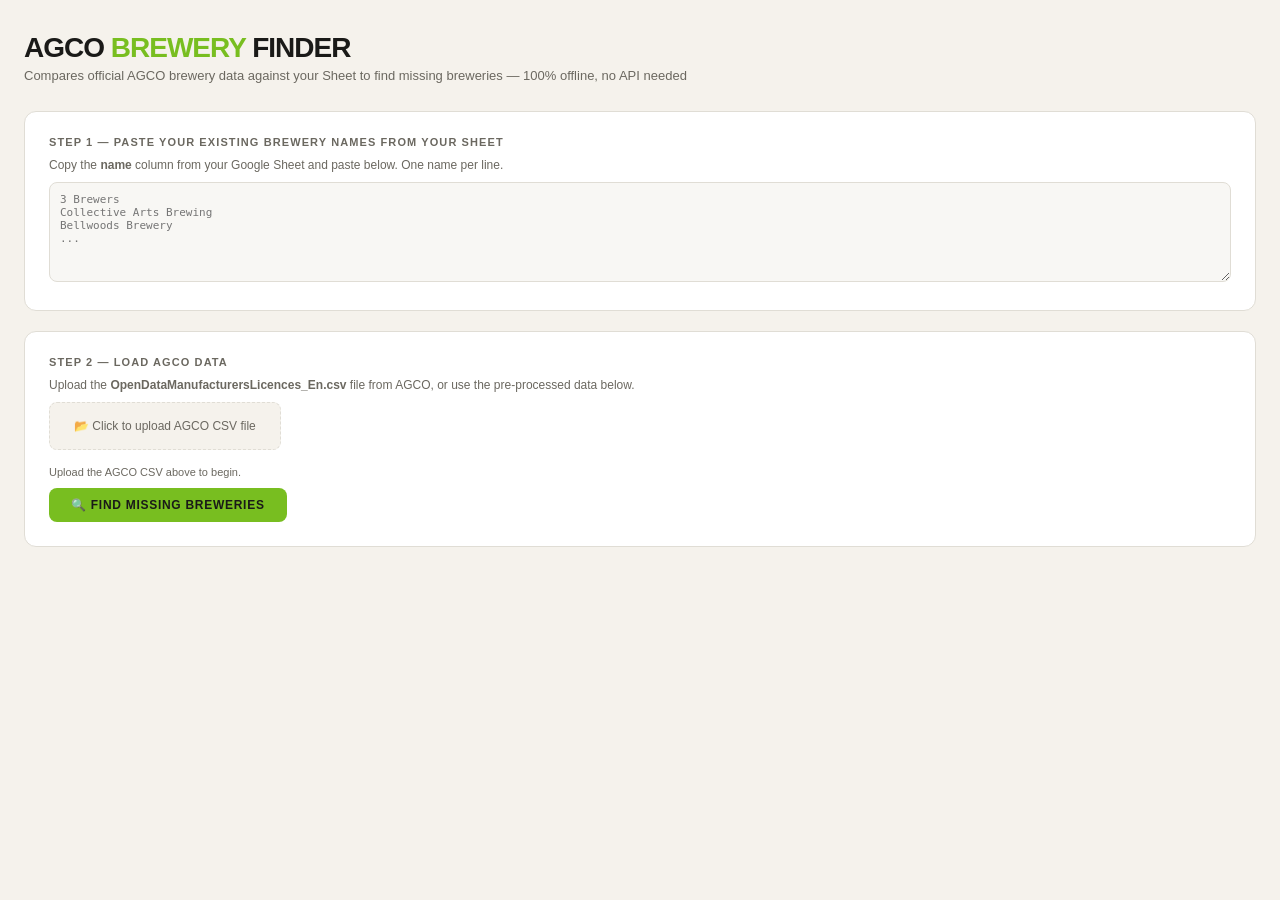
<file: agco-finder.html>
<!DOCTYPE html>
<html lang="en">
<head>
<meta charset="UTF-8">
<meta name="viewport" content="width=device-width, initial-scale=1.0">
<title>AGCO Missing Brewery Finder</title>
<style>
  :root { --gecko:#78BE20; --ink:#1A1A18; --bg:#F5F2EC; --surface:#fff; --muted:#6B6860; --border:#E0DDD5; }
  * { box-sizing:border-box; margin:0; padding:0; }
  body { font-family:'Helvetica Neue',Helvetica,Arial,sans-serif; background:var(--bg); color:var(--ink); padding:32px 24px; }
  h1 { font-size:28px; font-weight:900; text-transform:uppercase; letter-spacing:-1px; margin-bottom:4px; }
  h1 em { color:var(--gecko); font-style:normal; }
  .subtitle { color:var(--muted); font-size:13px; margin-bottom:28px; }
  .card { background:var(--surface); border:1.5px solid var(--border); border-radius:12px; padding:24px; margin-bottom:20px; }
  .card h2 { font-size:11px; font-weight:700; text-transform:uppercase; letter-spacing:0.1em; color:var(--muted); margin-bottom:10px; }
  textarea { width:100%; height:100px; background:#f8f7f4; border:1.5px solid var(--border); border-radius:8px; padding:10px; font-family:monospace; font-size:11px; resize:vertical; outline:none; }
  textarea:focus { border-color:var(--gecko); }
  .btn { display:inline-block; background:var(--gecko); color:var(--ink); border:none; border-radius:8px; padding:10px 22px; font-family:inherit; font-size:12px; font-weight:700; text-transform:uppercase; letter-spacing:0.06em; cursor:pointer; margin-top:10px; }
  .btn:hover { background:#5fa012; color:#fff; }
  .stats { display:flex; gap:12px; flex-wrap:wrap; margin-bottom:20px; }
  .stat { background:var(--surface); border:1.5px solid var(--border); border-radius:10px; padding:14px 18px; flex:1; min-width:120px; text-align:center; }
  .stat-num { font-size:26px; font-weight:900; color:var(--gecko); display:block; }
  .stat-label { font-size:10px; font-weight:700; text-transform:uppercase; letter-spacing:0.08em; color:var(--muted); }
  table { width:100%; border-collapse:collapse; font-size:12px; }
  th { background:var(--ink); color:#fff; font-size:10px; font-weight:700; text-transform:uppercase; letter-spacing:0.08em; padding:9px 12px; text-align:left; }
  td { padding:9px 12px; border-bottom:1px solid var(--border); vertical-align:top; }
  tr:hover td { background:#f8f7f4; }
  .badge { display:inline-block; font-size:9px; font-weight:700; text-transform:uppercase; padding:2px 6px; border-radius:4px; }
  .badge-new { background:#e8f5d0; color:#3a6010; border:1px solid #78BE20; }
  .badge-maybe { background:#fff3cd; color:#856404; border:1px solid #ffc107; }
  .filter-row { display:flex; gap:8px; margin-bottom:14px; flex-wrap:wrap; align-items:center; }
  .filter-row input { padding:7px 11px; border:1.5px solid var(--border); border-radius:7px; font-size:12px; outline:none; flex:1; min-width:180px; }
  .filter-row input:focus { border-color:var(--gecko); }
  .export-area { width:100%; height:180px; background:#1a1a18; color:#78BE20; border:none; border-radius:8px; padding:12px; font-family:monospace; font-size:10px; resize:vertical; }
  .copy-btn { background:var(--ink); color:#fff; border:none; border-radius:7px; padding:7px 14px; font-size:11px; font-weight:700; text-transform:uppercase; cursor:pointer; }
  #results { display:none; }
  .file-label { display:inline-block; background:var(--bg); border:1.5px dashed var(--border); border-radius:8px; padding:16px 24px; cursor:pointer; font-size:12px; color:var(--muted); text-align:center; margin-bottom:10px; transition:border-color 0.15s; }
  .file-label:hover { border-color:var(--gecko); color:var(--gecko); }
  #fileInput { display:none; }
</style>
</head>
<body>

<h1>AGCO <em>Brewery</em> Finder</h1>
<p class="subtitle">Compares official AGCO brewery data against your Sheet to find missing breweries — 100% offline, no API needed</p>

<div class="card">
  <h2>Step 1 — Paste your existing brewery names from your Sheet</h2>
  <p style="font-size:12px;color:var(--muted);margin-bottom:10px">Copy the <strong>name</strong> column from your Google Sheet and paste below. One name per line.</p>
  <textarea id="existingNames" placeholder="3 Brewers&#10;Collective Arts Brewing&#10;Bellwoods Brewery&#10;..."></textarea>
</div>

<div class="card">
  <h2>Step 2 — Load AGCO Data</h2>
  <p style="font-size:12px;color:var(--muted);margin-bottom:10px">Upload the <strong>OpenDataManufacturersLicences_En.csv</strong> file from AGCO, or use the pre-processed data below.</p>
  <label class="file-label" for="fileInput">📂 Click to upload AGCO CSV file</label>
  <input type="file" id="fileInput" accept=".csv" onchange="loadCSV(this)">
  <div id="fileStatus" style="font-size:11px;color:var(--muted);margin-top:6px"></div>
  <button class="btn" onclick="runComparison()" id="compareBtn">🔍 Find Missing Breweries</button>
</div>

<div id="results">
  <div class="stats">
    <div class="stat"><span class="stat-num" id="statAgco">0</span><span class="stat-label">Active in AGCO</span></div>
    <div class="stat"><span class="stat-num" id="statMatched">0</span><span class="stat-label">Already in Sheet</span></div>
    <div class="stat"><span class="stat-num" id="statMissing">0</span><span class="stat-label">Potentially Missing</span></div>
  </div>

  <div class="card">
    <h2>Missing Breweries</h2>
    <p style="font-size:12px;color:var(--muted);margin-bottom:14px">
      <span class="badge badge-new">New</span> = not in your Sheet &nbsp;
      <span class="badge badge-maybe">Similar</span> = may exist under a different name — verify before adding
    </p>
    <div class="filter-row">
      <input type="text" id="tableSearch" placeholder="Filter by name or city…" oninput="filterTable()">
      <label style="font-size:12px;color:var(--muted)"><input type="checkbox" id="hideMatches" onchange="filterTable()"> Hide similar matches</label>
      <label style="font-size:12px;color:var(--muted)"><input type="checkbox" id="showAll" onchange="filterTable()"> Show all (including matched)</label>
    </div>
    <div style="overflow-x:auto">
      <table>
        <thead>
          <tr>
            <th><input type="checkbox" id="checkAll" onchange="toggleAll(this)"></th>
            <th>Brewery Name</th>
            <th>City</th>
            <th>Address</th>
            <th>Postal</th>
            <th>Status</th>
          </tr>
        </thead>
        <tbody id="resultsBody"></tbody>
      </table>
    </div>
    <div style="margin-top:16px">
      <div style="display:flex;justify-content:space-between;align-items:center;margin-bottom:8px">
        <span style="font-size:11px;font-weight:700;text-transform:uppercase;letter-spacing:0.08em;color:var(--muted)">CSV Export — paste into your Sheet</span>
        <button class="copy-btn" onclick="copyCSV()">Copy CSV</button>
      </div>
      <textarea class="export-area" id="csvOutput" readonly placeholder="Select rows above then click Export Selected…"></textarea>
      <button class="btn" onclick="exportSelected()" style="margin-top:8px">Export Selected →</button>
    </div>
  </div>
</div>

<script>
let agcoData = [];
let allResults = [];
let existingNames = [];

function normalise(str) {
  return str.toLowerCase()
    .replace(/brewery|brewing|brewhouse|brewpub|brasserie|craft beer|beer co|beer company|&|and|co\.|co|inc\.|inc|ltd\.|ltd|the|'s/gi, '')
    .replace(/[^a-z0-9]/g, '')
    .trim();
}

function bestMatch(name, existingList) {
  const n = normalise(name);
  let best = 0;
  for (const ex of existingList) {
    const e = normalise(ex);
    if (n === e) return 1;
    if (n.length > 3 && e.length > 3 && (n.includes(e) || e.includes(n))) return 0.85;
    // Jaccard similarity on trigrams
    const trig = s => new Set([...Array(Math.max(0,s.length-2))].map((_,i)=>s.slice(i,i+3)));
    const tn = trig(n), te = trig(e);
    if (tn.size && te.size) {
      const inter = [...tn].filter(t=>te.has(t)).length;
      const union = new Set([...tn,...te]).size;
      const j = inter/union;
      if (j > best) best = j;
    }
  }
  return best;
}

function loadCSV(input) {
  const file = input.files[0];
  if (!file) return;
  const reader = new FileReader();
  reader.onload = e => {
    const text = e.target.result;
    parseAGCO(text);
    document.getElementById('fileStatus').textContent = `✓ Loaded: ${file.name} (${agcoData.length} active breweries found)`;
  };
  reader.readAsText(file, 'utf-8');
}

function parseAGCO(text) {
  const lines = text.replace(/^\uFEFF/, '').split('\n');
  const headers = parseCSVLine(lines[0]);
  agcoData = [];
  for (let i = 1; i < lines.length; i++) {
    if (!lines[i].trim()) continue;
    const vals = parseCSVLine(lines[i]);
    const row = {};
    headers.forEach((h, idx) => row[h.trim()] = (vals[idx] || '').trim());
    if (row['Licence Type'] === "Manufacturer's Licence - Brewery" && row['Licence Status'] === 'Active') {
      const name = (row['Premises Name'] || row['Legal Entity Name'] || '').replace(/"/g,'').trim();
      agcoData.push({
        name: toTitleCase(name),
        address: toTitleCase(row['Street Address'] || ''),
        city: toTitleCase(row['City'] || ''),
        postal: row['Postal Code'] || '',
        province: 'ON',
        licenceNum: row['Licence Number'] || ''
      });
    }
  }
}

function parseCSVLine(line) {
  const result = [];
  let cur = '', inQuotes = false;
  for (let i = 0; i < line.length; i++) {
    if (line[i] === '"') { inQuotes = !inQuotes; }
    else if (line[i] === ',' && !inQuotes) { result.push(cur); cur = ''; }
    else cur += line[i];
  }
  result.push(cur);
  return result;
}

function toTitleCase(str) {
  return str.toLowerCase().replace(/\b\w/g, c => c.toUpperCase());
}

function runComparison() {
  existingNames = document.getElementById('existingNames').value
    .split('\n').map(s => s.trim()).filter(Boolean);

  if (!agcoData.length) {
    alert('Please upload the AGCO CSV file first.');
    return;
  }

  allResults = agcoData.map(b => {
    const score = bestMatch(b.name, existingNames);
    return { ...b, score, matchStatus: score >= 0.85 ? 'matched' : score >= 0.45 ? 'maybe' : 'new' };
  });

  const missing = allResults.filter(b => b.matchStatus !== 'matched');
  const matched = allResults.filter(b => b.matchStatus === 'matched');

  document.getElementById('statAgco').textContent = agcoData.length;
  document.getElementById('statMatched').textContent = matched.length;
  document.getElementById('statMissing').textContent = missing.filter(b => b.matchStatus === 'new').length;
  document.getElementById('results').style.display = 'block';

  filterTable();
}

function filterTable() {
  const q = document.getElementById('tableSearch').value.toLowerCase();
  const hideMatches = document.getElementById('hideMatches').checked;
  const showAll = document.getElementById('showAll').checked;

  let filtered = allResults.filter(b => {
    if (!showAll && b.matchStatus === 'matched') return false;
    if (hideMatches && b.matchStatus === 'maybe') return false;
    if (q && !b.name.toLowerCase().includes(q) && !b.city.toLowerCase().includes(q)) return false;
    return true;
  }).sort((a,b) => {
    const order = {new:0,maybe:1,matched:2};
    return (order[a.matchStatus]||0) - (order[b.matchStatus]||0);
  });

  document.getElementById('resultsBody').innerHTML = filtered.map((b,i) => `
    <tr>
      <td><input type="checkbox" class="row-check" data-name="${b.name.replace(/"/g,'&quot;')}"></td>
      <td><strong>${b.name}</strong></td>
      <td>${b.city}</td>
      <td>${b.address}</td>
      <td style="font-family:monospace;font-size:10px">${b.postal}</td>
      <td><span class="badge badge-${b.matchStatus === 'matched' ? 'maybe' : b.matchStatus}">${b.matchStatus === 'new' ? 'New' : b.matchStatus === 'maybe' ? 'Similar' : 'Matched'}</span></td>
    </tr>
  `).join('');
}

function toggleAll(cb) {
  document.querySelectorAll('.row-check').forEach(c => c.checked = cb.checked);
}

function exportSelected() {
  const checked = [...document.querySelectorAll('.row-check:checked')];
  if (!checked.length) { alert('Select at least one row.'); return; }
  const header = 'name,city,address,postal,province,status';
  const rows = checked.map(cb => {
    const name = cb.dataset.name;
    const b = allResults.find(x => x.name === name) || {};
    return [
      `"${(b.name||'').replace(/"/g,'""')}"`,
      `"${(b.city||'').replace(/"/g,'""')}"`,
      `"${(b.address||'').replace(/"/g,'""')}"`,
      `"${(b.postal||'').replace(/"/g,'""')}"`,
      'ON','active'
    ].join(',');
  });
  document.getElementById('csvOutput').value = [header,...rows].join('\n');
}

function copyCSV() {
  const ta = document.getElementById('csvOutput');
  if (!ta.value) { alert('Export rows first.'); return; }
  navigator.clipboard.writeText(ta.value).then(() => {
    const btn = event.target;
    btn.textContent = 'Copied!';
    setTimeout(() => btn.textContent = 'Copy CSV', 2000);
  });
}

// Pre-load AGCO data from embedded CSV if available
window.onload = () => {
  // Try to auto-load if user already has the file
  document.getElementById('fileStatus').textContent = 'Upload the AGCO CSV above to begin.';
};
</script>
</body>
</html>
</file>
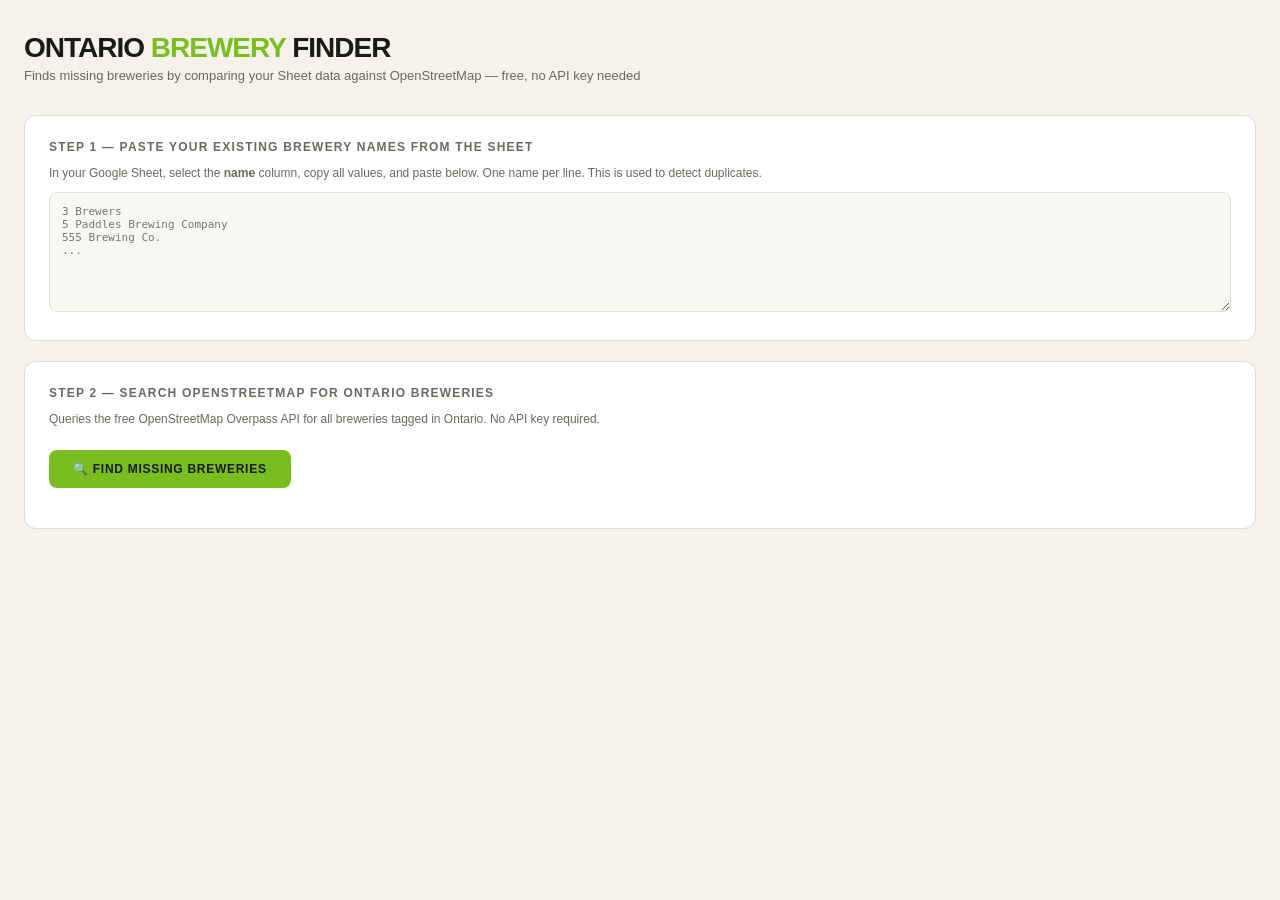
<file: Brewery Finder.html>
<!DOCTYPE html>
<html lang="en">
<head>
<meta charset="UTF-8">
<meta name="viewport" content="width=device-width, initial-scale=1.0">
<title>Ontario Brewery Finder — Missing Breweries Tool</title>
<style>
  :root {
    --gecko: #78BE20;
    --ink: #1A1A18;
    --bg: #F5F2EC;
    --surface: #fff;
    --muted: #6B6860;
    --border: #E0DDD5;
  }
  * { box-sizing: border-box; margin: 0; padding: 0; }
  body {
    font-family: 'Helvetica Neue', Helvetica, Arial, sans-serif;
    background: var(--bg);
    color: var(--ink);
    min-height: 100vh;
    padding: 32px 24px;
  }
  h1 {
    font-size: 28px;
    font-weight: 900;
    text-transform: uppercase;
    letter-spacing: -1px;
    margin-bottom: 4px;
  }
  h1 em { color: var(--gecko); font-style: normal; }
  .subtitle { color: var(--muted); font-size: 13px; margin-bottom: 32px; }
  .card {
    background: var(--surface);
    border: 1.5px solid var(--border);
    border-radius: 12px;
    padding: 24px;
    margin-bottom: 20px;
  }
  .card h2 {
    font-size: 12px;
    font-weight: 700;
    text-transform: uppercase;
    letter-spacing: 0.1em;
    color: var(--muted);
    margin-bottom: 12px;
  }
  textarea {
    width: 100%;
    height: 120px;
    background: #f8f7f4;
    border: 1.5px solid var(--border);
    border-radius: 8px;
    padding: 12px;
    font-family: monospace;
    font-size: 11px;
    resize: vertical;
    outline: none;
  }
  textarea:focus { border-color: var(--gecko); }
  .btn {
    display: inline-block;
    background: var(--gecko);
    color: var(--ink);
    border: none;
    border-radius: 8px;
    padding: 12px 24px;
    font-family: 'Helvetica Neue', Helvetica, Arial, sans-serif;
    font-size: 12px;
    font-weight: 700;
    text-transform: uppercase;
    letter-spacing: 0.06em;
    cursor: pointer;
    margin-top: 12px;
  }
  .btn:hover { background: #5fa012; color: #fff; }
  .btn:disabled { background: #ccc; cursor: not-allowed; }
  .status {
    margin-top: 16px;
    font-size: 12px;
    color: var(--muted);
    font-style: italic;
  }
  .progress {
    height: 4px;
    background: var(--border);
    border-radius: 2px;
    margin-top: 12px;
    overflow: hidden;
    display: none;
  }
  .progress-bar {
    height: 100%;
    background: var(--gecko);
    width: 0%;
    transition: width 0.3s;
    border-radius: 2px;
  }
  .stats {
    display: flex;
    gap: 16px;
    flex-wrap: wrap;
    margin-bottom: 20px;
  }
  .stat {
    background: var(--surface);
    border: 1.5px solid var(--border);
    border-radius: 10px;
    padding: 16px 20px;
    flex: 1;
    min-width: 140px;
    text-align: center;
  }
  .stat-num {
    font-size: 28px;
    font-weight: 900;
    color: var(--gecko);
    display: block;
  }
  .stat-label {
    font-size: 10px;
    font-weight: 700;
    text-transform: uppercase;
    letter-spacing: 0.08em;
    color: var(--muted);
  }
  table {
    width: 100%;
    border-collapse: collapse;
    font-size: 12px;
  }
  th {
    background: var(--ink);
    color: #fff;
    font-size: 10px;
    font-weight: 700;
    text-transform: uppercase;
    letter-spacing: 0.08em;
    padding: 10px 12px;
    text-align: left;
  }
  td {
    padding: 10px 12px;
    border-bottom: 1px solid var(--border);
    vertical-align: top;
  }
  tr:hover td { background: #f8f7f4; }
  .badge {
    display: inline-block;
    font-size: 9px;
    font-weight: 700;
    text-transform: uppercase;
    padding: 2px 6px;
    border-radius: 4px;
    letter-spacing: 0.05em;
  }
  .badge-new { background: #e8f5d0; color: #3a6010; border: 1px solid #78BE20; }
  .badge-maybe { background: #fff3cd; color: #856404; border: 1px solid #ffc107; }
  .export-wrap { margin-top: 16px; }
  .export-area {
    width: 100%;
    height: 200px;
    background: #1a1a18;
    color: #78BE20;
    border: none;
    border-radius: 8px;
    padding: 12px;
    font-family: monospace;
    font-size: 10px;
    resize: vertical;
  }
  .filter-row {
    display: flex;
    gap: 8px;
    margin-bottom: 16px;
    align-items: center;
    flex-wrap: wrap;
  }
  .filter-row input {
    padding: 8px 12px;
    border: 1.5px solid var(--border);
    border-radius: 7px;
    font-size: 12px;
    outline: none;
    flex: 1;
    min-width: 200px;
  }
  .filter-row input:focus { border-color: var(--gecko); }
  .copy-btn {
    background: var(--ink);
    color: #fff;
    border: none;
    border-radius: 7px;
    padding: 8px 16px;
    font-size: 11px;
    font-weight: 700;
    text-transform: uppercase;
    letter-spacing: 0.05em;
    cursor: pointer;
  }
  #results { display: none; }
</style>
</head>
<body>

<h1>Ontario <em>Brewery</em> Finder</h1>
<p class="subtitle">Finds missing breweries by comparing your Sheet data against OpenStreetMap — free, no API key needed</p>

<!-- STEP 1 -->
<div class="card">
  <h2>Step 1 — Paste your existing brewery names from the Sheet</h2>
  <p style="font-size:12px;color:var(--muted);margin-bottom:12px">
    In your Google Sheet, select the <strong>name</strong> column, copy all values, and paste below. One name per line. This is used to detect duplicates.
  </p>
  <textarea id="existingNames" placeholder="3 Brewers&#10;5 Paddles Brewing Company&#10;555 Brewing Co.&#10;..."></textarea>
</div>

<!-- STEP 2 -->
<div class="card">
  <h2>Step 2 — Search OpenStreetMap for Ontario Breweries</h2>
  <p style="font-size:12px;color:var(--muted);margin-bottom:12px">
    Queries the free OpenStreetMap Overpass API for all breweries tagged in Ontario. No API key required.
  </p>
  <button class="btn" id="searchBtn" onclick="runSearch()">🔍 Find Missing Breweries</button>
  <div class="progress" id="progressWrap"><div class="progress-bar" id="progressBar"></div></div>
  <div class="status" id="status"></div>
</div>

<!-- RESULTS -->
<div id="results">
  <div class="stats">
    <div class="stat"><span class="stat-num" id="statFound">0</span><span class="stat-label">Found on OpenStreetMap</span></div>
    <div class="stat"><span class="stat-num" id="statExisting">0</span><span class="stat-label">Already in your Sheet</span></div>
    <div class="stat"><span class="stat-num" id="statMissing">0</span><span class="stat-label">Potentially Missing</span></div>
  </div>

  <div class="card">
    <h2>Missing Breweries — Review & Select</h2>
    <p style="font-size:12px;color:var(--muted);margin-bottom:16px">
      <span class="badge badge-new">New</span> = likely missing &nbsp;
      <span class="badge badge-maybe">Similar</span> = may already exist under a different name — verify before adding
    </p>
    <div class="filter-row">
      <input type="text" id="tableSearch" placeholder="Filter by name or city…" oninput="filterTable()">
      <label style="font-size:12px;color:var(--muted)">
        <input type="checkbox" id="hideMatches" onchange="filterTable()"> Hide similar matches
      </label>
    </div>
    <div style="overflow-x:auto">
      <table id="resultsTable">
        <thead>
          <tr>
            <th><input type="checkbox" id="checkAll" onchange="toggleAll(this)"></th>
            <th>Name</th>
            <th>City</th>
            <th>Address</th>
            <th>Website</th>
            <th>Lat</th>
            <th>Lng</th>
            <th>Status</th>
          </tr>
        </thead>
        <tbody id="resultsBody"></tbody>
      </table>
    </div>

    <div class="export-wrap">
      <div style="display:flex;justify-content:space-between;align-items:center;margin-bottom:8px">
        <span style="font-size:11px;font-weight:700;text-transform:uppercase;letter-spacing:0.08em;color:var(--muted)">CSV Export — paste into your Sheet</span>
        <button class="copy-btn" onclick="copyCSV()">Copy CSV</button>
      </div>
      <textarea class="export-area" id="csvOutput" readonly placeholder="Select rows above and click Export Selected…"></textarea>
      <button class="btn" onclick="exportSelected()" style="margin-top:8px">Export Selected Rows →</button>
    </div>
  </div>
</div>

<script>
let allResults = [];
let existingNames = [];

function normalise(str) {
  return str.toLowerCase()
    .replace(/brewery|brewing|brewhouse|brewpub|craft beer|&|and|co\.|co|inc\.|inc|the|'s/gi, '')
    .replace(/[^a-z0-9]/g, '')
    .trim();
}

function similarity(a, b) {
  const na = normalise(a), nb = normalise(b);
  if (na === nb) return 1;
  if (na.includes(nb) || nb.includes(na)) return 0.85;
  // Simple character overlap
  const setA = new Set(na.split('')), setB = new Set(nb.split(''));
  const inter = [...setA].filter(c => setB.has(c)).length;
  return inter / Math.max(setA.size, setB.size);
}

function matchStatus(name, existing) {
  let best = 0;
  for (const ex of existing) {
    const s = similarity(name, ex);
    if (s > best) best = s;
  }
  if (best >= 0.85) return 'existing';
  if (best >= 0.5)  return 'maybe';
  return 'new';
}

async function runSearch() {
  const btn = document.getElementById('searchBtn');
  const status = document.getElementById('status');
  const progress = document.getElementById('progressWrap');
  const bar = document.getElementById('progressBar');

  existingNames = document.getElementById('existingNames').value
    .split('\n').map(s => s.trim()).filter(Boolean);

  btn.disabled = true;
  progress.style.display = 'block';
  bar.style.width = '10%';
  status.textContent = 'Querying OpenStreetMap Overpass API for Ontario breweries…';

  // Ontario bounding box: SW 41.6,-95.2 NE 56.9,-74.3
  // Using craft=brewery AND amenity=pub with microbrewery tag
  const query = `
[out:json][timeout:60];
(
  nwr["craft"="brewery"](41.6,-95.2,56.9,-74.3);
  nwr["amenity"="pub"]["microbrewery"="yes"](41.6,-95.2,56.9,-74.3);
  nwr["brewery"](41.6,-95.2,56.9,-74.3);
);
out center tags;
`.trim();

  try {
    bar.style.width = '30%';
    const proxyUrl = `https://untappd-proxy.matt-hope001.workers.dev/?type=overpass&q=${encodeURIComponent(query)}`;
    const res = await fetch(proxyUrl);

    bar.style.width = '60%';
    status.textContent = 'Parsing results…';

    const data = await res.json();
    console.log('Worker response:', data);
    console.log('Elements:', data.elements ? data.elements.length : 'NO ELEMENTS KEY');
    bar.style.width = '80%';

    const breweries = data.elements
      .filter(el => el.tags && el.tags.name)
      .map(el => {
        const t = el.tags;
        const lat = el.lat || (el.center && el.center.lat) || '';
        const lng = el.lon || (el.center && el.center.lon) || '';
        const city = t['addr:city'] || t['addr:town'] || t['addr:village'] || '';
        const street = t['addr:street'] || '';
        const housenumber = t['addr:housenumber'] || '';
        const address = [housenumber, street, city].filter(Boolean).join(' ');
        return {
          name: t.name,
          city,
          address,
          website: t.website || t['contact:website'] || '',
          phone: t.phone || t['contact:phone'] || '',
          lat,
          lng,
          status: matchStatus(t.name, existingNames)
        };
      })
      .filter(b => b.status !== 'existing') // only show non-existing
      .sort((a, b) => {
        const order = { new: 0, maybe: 1 };
        return (order[a.status] || 0) - (order[b.status] || 0);
      });

    allResults = breweries;
    bar.style.width = '100%';
    status.textContent = `Done — found ${data.elements.length} total, ${breweries.length} potentially missing.`;

    renderTable(breweries);
    document.getElementById('statFound').textContent = data.elements.length;
    document.getElementById('statExisting').textContent = data.elements.length - breweries.length;
    document.getElementById('statMissing').textContent = breweries.filter(b => b.status === 'new').length;
    document.getElementById('results').style.display = 'block';

  } catch(e) {
    status.textContent = 'Error: ' + e.message + ' — try again in a moment (Overpass rate limits occasionally)';
    bar.style.width = '0%';
  }

  btn.disabled = false;
}

function renderTable(data) {
  const tbody = document.getElementById('resultsBody');
  tbody.innerHTML = data.map((b, i) => `
    <tr data-idx="${i}" class="${b.status === 'maybe' ? 'maybe-row' : ''}">
      <td><input type="checkbox" class="row-check" data-idx="${i}"></td>
      <td><strong>${b.name}</strong></td>
      <td>${b.city}</td>
      <td style="max-width:200px;word-break:break-word">${b.address}</td>
      <td>${b.website ? `<a href="${b.website}" target="_blank" style="color:var(--gecko)">↗ Link</a>` : ''}</td>
      <td style="font-family:monospace;font-size:10px">${b.lat}</td>
      <td style="font-family:monospace;font-size:10px">${b.lng}</td>
      <td><span class="badge badge-${b.status}">${b.status === 'new' ? 'New' : 'Similar'}</span></td>
    </tr>
  `).join('');
}

function filterTable() {
  const q = document.getElementById('tableSearch').value.toLowerCase();
  const hideMatches = document.getElementById('hideMatches').checked;
  const filtered = allResults.filter(b => {
    if (hideMatches && b.status === 'maybe') return false;
    if (q && !b.name.toLowerCase().includes(q) && !b.city.toLowerCase().includes(q)) return false;
    return true;
  });
  renderTable(filtered);
}

function toggleAll(cb) {
  document.querySelectorAll('.row-check').forEach(c => c.checked = cb.checked);
}

function exportSelected() {
  const checked = [...document.querySelectorAll('.row-check:checked')];
  if (!checked.length) { alert('Select at least one row first.'); return; }

  const header = 'name,city,address,website,phone,lat,lng,province,status';
  const rows = checked.map(cb => {
    const idx = parseInt(cb.dataset.idx);
    // Find matching brewery in allResults by searching the table
    const row = cb.closest('tr');
    const cells = row.querySelectorAll('td');
    const name = cells[1].textContent;
    const b = allResults.find(x => x.name === name) || {};
    return [
      `"${(b.name||'').replace(/"/g,'""')}"`,
      `"${(b.city||'').replace(/"/g,'""')}"`,
      `"${(b.address||'').replace(/"/g,'""')}"`,
      `"${(b.website||'').replace(/"/g,'""')}"`,
      `"${(b.phone||'').replace(/"/g,'""')}"`,
      b.lat || '',
      b.lng || '',
      'ON',
      'active'
    ].join(',');
  });

  document.getElementById('csvOutput').value = [header, ...rows].join('\n');
}

function copyCSV() {
  const ta = document.getElementById('csvOutput');
  if (!ta.value) { alert('Export rows first.'); return; }
  navigator.clipboard.writeText(ta.value).then(() => {
    const btn = event.target;
    btn.textContent = 'Copied!';
    setTimeout(() => btn.textContent = 'Copy CSV', 2000);
  });
}
</script>
</body>
</html>
</file>
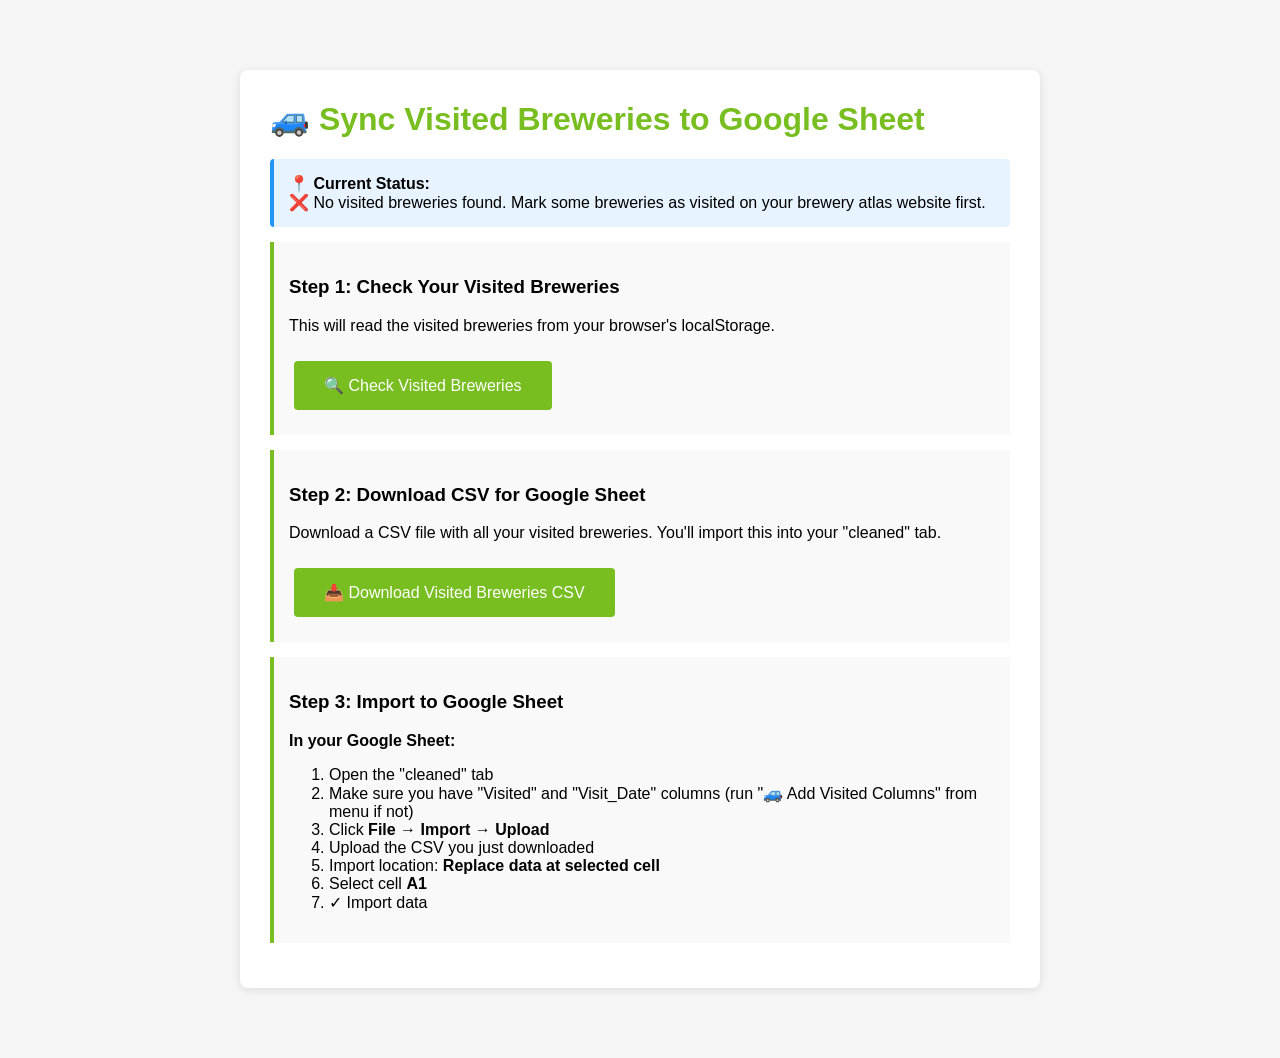
<file: sync-visited.html>
<!DOCTYPE html>
<html>
<head>
  <title>Sync Visited Breweries to Sheet</title>
  <style>
    body {
      font-family: Arial, sans-serif;
      max-width: 800px;
      margin: 50px auto;
      padding: 20px;
      background: #f5f5f5;
    }
    .container {
      background: white;
      padding: 30px;
      border-radius: 8px;
      box-shadow: 0 2px 10px rgba(0,0,0,0.1);
    }
    h1 {
      color: #78BE20;
      margin-top: 0;
    }
    .step {
      background: #f9f9f9;
      padding: 15px;
      margin: 15px 0;
      border-left: 4px solid #78BE20;
    }
    button {
      background: #78BE20;
      color: white;
      border: none;
      padding: 15px 30px;
      font-size: 16px;
      border-radius: 4px;
      cursor: pointer;
      margin: 10px 5px;
    }
    button:hover {
      background: #6AA019;
    }
    button.secondary {
      background: #666;
    }
    button.secondary:hover {
      background: #555;
    }
    #output {
      background: #f0f0f0;
      padding: 15px;
      border-radius: 4px;
      margin-top: 20px;
      display: none;
      max-height: 300px;
      overflow-y: auto;
    }
    .brewery-item {
      padding: 8px;
      border-bottom: 1px solid #ddd;
    }
    .success {
      color: #28a745;
      font-weight: bold;
    }
    .error {
      color: #dc3545;
      font-weight: bold;
    }
    .info {
      background: #e7f3ff;
      padding: 15px;
      border-radius: 4px;
      margin: 15px 0;
      border-left: 4px solid #2196F3;
    }
  </style>
</head>
<body>
  <div class="container">
    <h1>🚙 Sync Visited Breweries to Google Sheet</h1>
    
    <div class="info">
      <strong>📍 Current Status:</strong>
      <div id="localStorageStatus">Checking localStorage...</div>
    </div>

    <div class="step">
      <h3>Step 1: Check Your Visited Breweries</h3>
      <p>This will read the visited breweries from your browser's localStorage.</p>
      <button onclick="checkLocalStorage()">🔍 Check Visited Breweries</button>
    </div>

    <div class="step">
      <h3>Step 2: Download CSV for Google Sheet</h3>
      <p>Download a CSV file with all your visited breweries. You'll import this into your "cleaned" tab.</p>
      <button onclick="downloadCSV()" id="downloadBtn" disabled>📥 Download Visited Breweries CSV</button>
    </div>

    <div class="step">
      <h3>Step 3: Import to Google Sheet</h3>
      <p><strong>In your Google Sheet:</strong></p>
      <ol>
        <li>Open the "cleaned" tab</li>
        <li>Make sure you have "Visited" and "Visit_Date" columns (run "🚙 Add Visited Columns" from menu if not)</li>
        <li>Click <strong>File → Import → Upload</strong></li>
        <li>Upload the CSV you just downloaded</li>
        <li>Import location: <strong>Replace data at selected cell</strong></li>
        <li>Select cell <strong>A1</strong></li>
        <li>✓ Import data</li>
      </ol>
    </div>

    <div id="output"></div>
  </div>

  <script>
    const SHEET_ID = '1071nhgKo4kStR5KkikpWEq8LKKDnMqE7FOhp3wZv9dw';
    let visitedBreweries = [];
    let allBreweries = [];

    // Load brewery data from Google Sheet
    async function loadBreweryData() {
      try {
        const url = `https://docs.google.com/spreadsheets/d/${SHEET_ID}/gviz/tq?tqx=out:json&sheet=cleaned`;
        const response = await fetch(url);
        const text = await response.text();
        const json = JSON.parse(text.substring(47).slice(0, -2));
        
        const rows = json.table.rows.map(row => {
          const cells = row.c || [];
          return {
            province: cells[0]?.v || '',
            name: cells[1]?.v || '',
            address: cells[2]?.v || '',
            city: cells[3]?.v || '',
            postal: cells[4]?.v || '',
            phone: cells[5]?.v || '',
            website: cells[6]?.v || '',
            instagram: cells[7]?.v || '',
            email: cells[8]?.v || '',
            founded: cells[9]?.v || '',
            facebook: cells[10]?.v || '',
            status: cells[11]?.v || '',
            data_source: cells[12]?.v || '',
            last_updated: cells[13]?.v || '',
            visited: cells[14]?.v || 'FALSE',
            visit_date: cells[15]?.v || ''
          };
        });
        
        allBreweries = rows.filter(b => b.name);
        console.log(`Loaded ${allBreweries.length} breweries from sheet`);
        return true;
      } catch (error) {
        console.error('Error loading brewery data:', error);
        return false;
      }
    }

    async function checkLocalStorage() {
      const output = document.getElementById('output');
      output.style.display = 'block';
      output.innerHTML = '<div>Loading brewery data from Google Sheet...</div>';
      
      // Load brewery data first
      const loaded = await loadBreweryData();
      if (!loaded) {
        output.innerHTML = '<div class="error">❌ Error loading brewery data from Google Sheet.</div>';
        return;
      }
      
      // Get visited IDs from localStorage
      const visitedIds = JSON.parse(localStorage.getItem('visitedBreweries') || '[]');
      
      if (visitedIds.length === 0) {
        output.innerHTML = '<div class="error">❌ No visited breweries found in localStorage.</div>';
        document.getElementById('localStorageStatus').innerHTML = 
          '❌ <strong>0 visited breweries</strong> found in browser storage.';
        return;
      }
      
      // Match IDs to brewery names
      visitedBreweries = [];
      const today = new Date().toISOString().split('T')[0];
      
      visitedIds.forEach(id => {
        // Try to find brewery by ID or name match
        const brewery = allBreweries.find(b => {
          const generatedId = `can_${b.name.toLowerCase().replace(/[^a-z0-9]/g, '')}`;
          return id === generatedId || b.name.toLowerCase().includes(id.toLowerCase());
        });
        
        if (brewery) {
          visitedBreweries.push({
            ...brewery,
            visited: 'TRUE',
            visit_date: today
          });
        }
      });
      
      document.getElementById('localStorageStatus').innerHTML = 
        `✅ Found <strong>${visitedBreweries.length} visited breweries</strong> in browser storage.`;
      
      document.getElementById('downloadBtn').disabled = false;
      
      let html = `<div class="success">✅ Found ${visitedBreweries.length} visited breweries:</div>`;
      visitedBreweries.forEach(b => {
        html += `<div class="brewery-item">🍺 ${b.name} - ${b.city}, ${b.province}</div>`;
      });
      
      output.innerHTML = html;
    }

    function downloadCSV() {
      if (visitedBreweries.length === 0) {
        alert('Please check visited breweries first!');
        return;
      }
      
      // Create full CSV with ALL breweries, marking visited ones
      let csv = 'Province,Brewery_Name,Street_Address,City,Postal_Code,Phone,Website,Instagram,Email,Founded,Facebook,Status,Data_Source,Last_Updated,Visited,Visit_Date\n';
      
      allBreweries.forEach(brewery => {
        const isVisited = visitedBreweries.find(v => v.name === brewery.name);
        const visited = isVisited ? 'TRUE' : 'FALSE';
        const visitDate = isVisited ? isVisited.visit_date : '';
        
        const row = [
          brewery.province,
          brewery.name,
          brewery.address,
          brewery.city,
          brewery.postal,
          brewery.phone,
          brewery.website,
          brewery.instagram,
          brewery.email,
          brewery.founded,
          brewery.facebook,
          brewery.status,
          brewery.data_source,
          brewery.last_updated,
          visited,
          visitDate
        ];
        
        // Escape quotes and wrap in quotes if contains comma
        const escapedRow = row.map(field => {
          const str = String(field || '');
          if (str.includes(',') || str.includes('"') || str.includes('\n')) {
            return '"' + str.replace(/"/g, '""') + '"';
          }
          return str;
        });
        
        csv += escapedRow.join(',') + '\n';
      });
      
      // Download
      const blob = new Blob([csv], { type: 'text/csv;charset=utf-8;' });
      const link = document.createElement('a');
      const url = URL.createObjectURL(blob);
      
      link.setAttribute('href', url);
      link.setAttribute('download', `brewery_atlas_visited_${new Date().toISOString().split('T')[0]}.csv`);
      link.style.visibility = 'hidden';
      
      document.body.appendChild(link);
      link.click();
      document.body.removeChild(link);
      
      document.getElementById('output').innerHTML += 
        '<div class="success" style="margin-top: 15px;">✅ CSV downloaded! Now import it to your Google Sheet (see Step 3 above).</div>';
    }

    // Auto-check on page load
    window.addEventListener('load', () => {
      const visitedIds = JSON.parse(localStorage.getItem('visitedBreweries') || '[]');
      document.getElementById('localStorageStatus').innerHTML = 
        visitedIds.length > 0 
          ? `✅ Found <strong>${visitedIds.length} visited breweries</strong> in browser storage.`
          : '❌ No visited breweries found. Mark some breweries as visited on your brewery atlas website first.';
    });
  </script>
</body>
</html>
</file>
